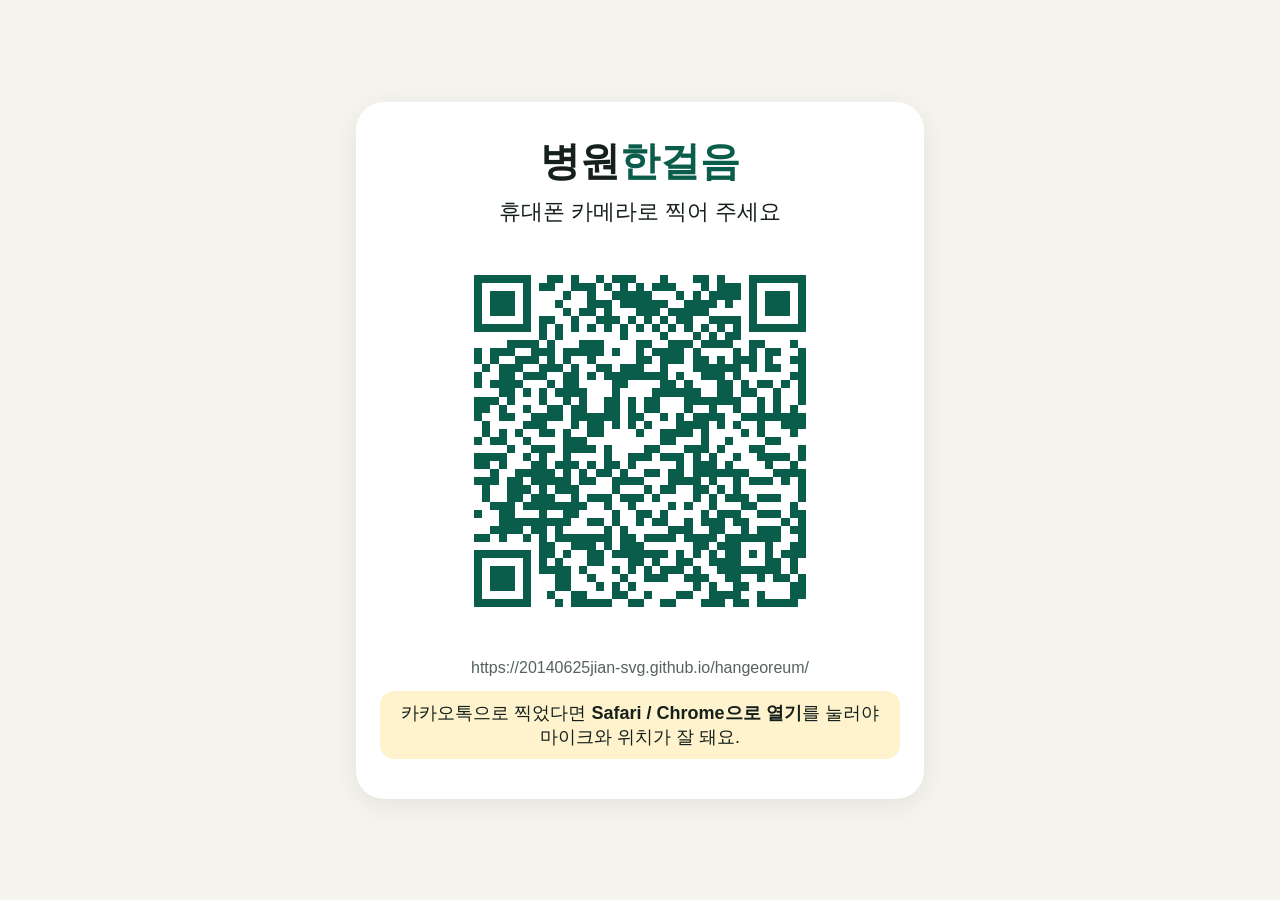
<file: qr.html>
<!doctype html>
<html lang="ko">
<head>
  <meta charset="utf-8">
  <meta name="viewport" content="width=device-width, initial-scale=1">
  <title>병원한걸음 QR</title>
  <style>
    :root { --ink: #15201c; --bg: #f6f4ee; --primary: #0b5d4b; }
    body { margin: 0; min-height: 100vh; display: grid; place-items: center; background: var(--bg); color: var(--ink);
      font-family: -apple-system, "Apple SD Gothic Neo", "Malgun Gothic", "Noto Sans KR", sans-serif; text-align: center; padding: 16px; box-sizing: border-box; word-break: keep-all; }
    .card { background: #fff; border-radius: 28px; padding: 32px 24px; max-width: 520px; width: 100%; box-shadow: 0 6px 30px rgba(0,0,0,.08); }
    h1 { margin: 0 0 4px; font-size: 40px; } h1 b { color: var(--primary); }
    p { font-size: 22px; margin: 8px 0; }
    img { width: min(80vw, 380px); height: auto; image-rendering: pixelated; margin: 16px 0; }
    .url { font-size: 16px; color: #55625d; word-break: break-all; }
    .tip { font-size: 18px; background: #fff3cd; border-radius: 14px; padding: 10px 14px; margin-top: 14px; }
    @media print { body { background: #fff; } .card { box-shadow: none; } }
  </style>
</head>
<body>
  <div class="card">
    <h1>병원<b>한걸음</b></h1>
    <p>휴대폰 카메라로 찍어 주세요</p>
    <img src="qr.png" alt="병원한걸음 웹앱 QR 코드">
    <p class="url">https://20140625jian-svg.github.io/hangeoreum/</p>
    <p class="tip">카카오톡으로 찍었다면 <b>Safari / Chrome으로 열기</b>를 눌러야<br>마이크와 위치가 잘 돼요.</p>
  </div>
</body>
</html>
</file>
